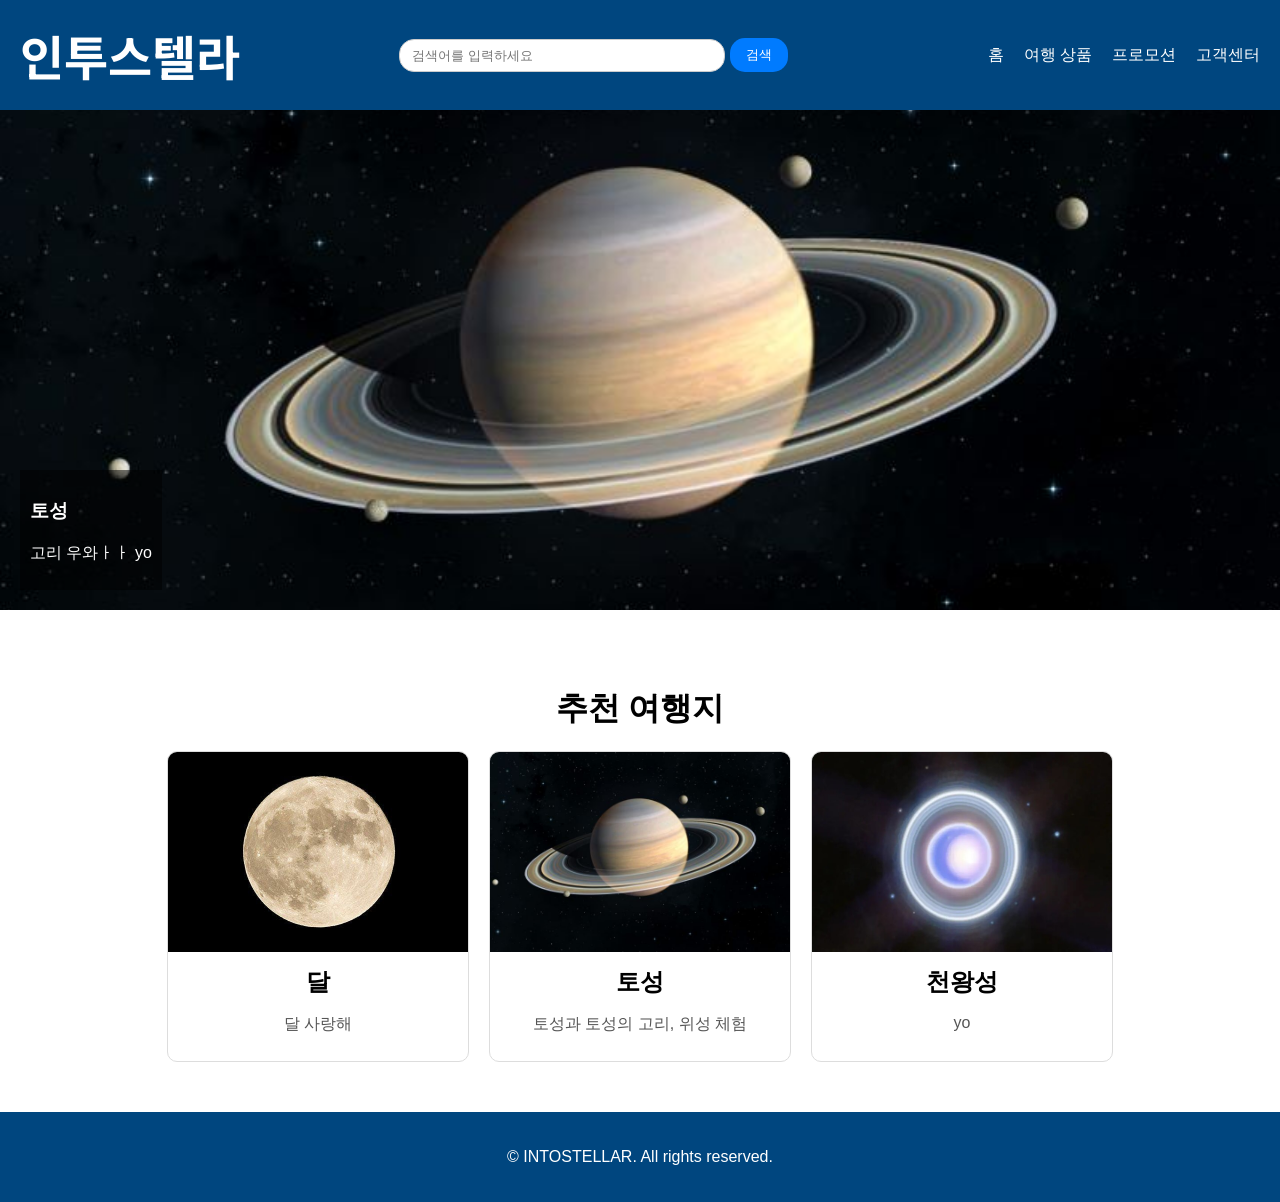
<file: index.html>
<!DOCTYPE html>
<head>
    <meta charset="UTF-8">
    <meta name="viewport" content="width=device-width, initial-scale=1.0">
    <title>INTOSTELLAR</title>
    <link rel="stylesheet" href="https://fonts.googleapis.com/css2?family=Noto+Sans+KR:wght@400;700&display=swap">
    <link rel="stylesheet" href="style.css">
</head>
<body>
    <header>
        <div class="logo">
            <a href="#" onClick="window.location.href='index.html'"><b>인투스텔라</b></a>
        </div>
        <div class="search">
            <input type="text" id="searchInput" placeholder="검색어를 입력하세요">
            <button id="searchButton">검색</button>
        </div>
        <nav>
            <ul>
                <li><a href="#" onClick="window.location.href='index.html'">홈</a></li>
                <li><a href="#" onClick="window.location.href='travelto.html'">여행 상품</a></li>
                <li><a href="#">프로모션</a></li>
                <li><a href="#">고객센터</a></li>
            </ul>
        </nav>
    </header>

    <main>
        <section class="hero">
            <div class="slider">
                <div class="slides">
                    <div class="slide">
                        <img src="image1.jpg" alt="여행지1">
                        <div class="caption">
                            <h3>지구</h3>
                            <p>예쁘다 지구</p>
                        </div>
                    </div>
                    <div class="slide">
                        <img src="image2.jpg" alt="여행지2">
                        <div class="caption">
                            <h3>토성</h3>
                            <p>고리 우와ㅏㅏ yo</p>
                        </div>
                    </div>
                    <div class="slide">
                        <img src="image3.jpg" alt="여행지3">
                        <div class="caption">
                            <h3>천왕성</h3>
                            <p>파란색 마음에 듦</p>
                        </div>
                    </div>
                </div>
            </div>
        </section>

        <section class="featured-destinations">
            <h2>추천 여행지</h2>
            <div class="destinations">
                <div class="destination" onClick="window.location.href='preparing.html'">
                    <img src="image4.jpg" alt="여행지1">
                    <h3>달</h3>
                    <p>달 사랑해</p>
                </div>
                <div class="destination" onClick="window.location.href='saturn.html'">
                    <img src="image2.jpg" alt="여행지2">
                    <h3>토성</h3>
                    <p>토성과 토성의 고리, 위성 체험</p>
                </div>
                <div class="destination" onClick="window.location.href='preparing.html'">
                    <img src="image3.jpg" alt="여행지3">
                    <h3>천왕성</h3>
                    <p>yo</p>
                </div>
            </div>
        </section>
    </main>

    <footer>
        <p>&copy; INTOSTELLAR. All rights reserved.</p>
    </footer>

    <script src="script.js"></script>
</body>
</html>
</file>
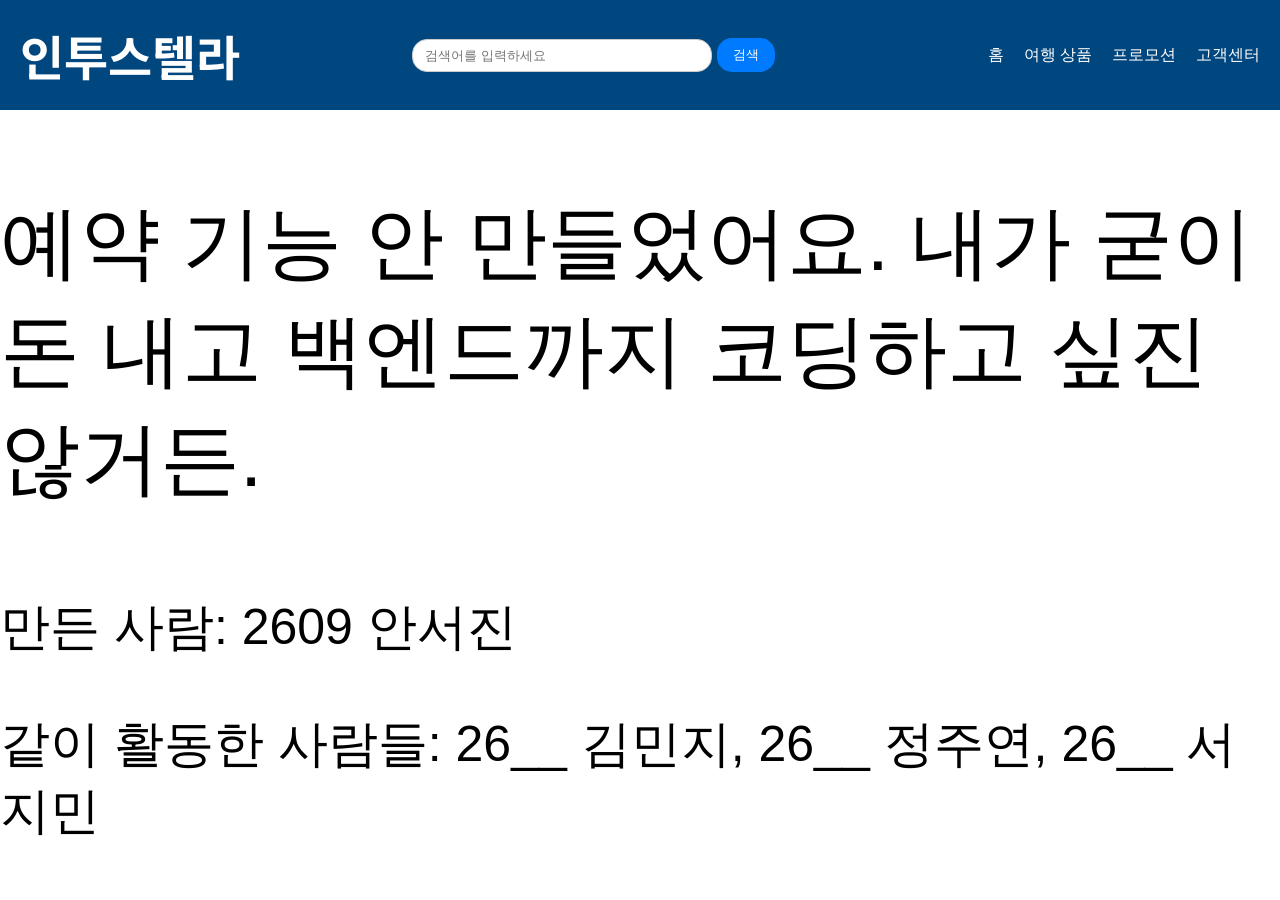
<file: booking.html>
<html>
<head>
    <meta charset="UTF-8">
    <meta name="viewport" content="width=device-width, initial-scale=1.0">
    <title>booking</title>
    <link rel="stylesheet" href="https://fonts.googleapis.com/css2?family=Noto+Sans+KR:wght@400;700&display=swap">
</head>
<body>
    <header>
        <div class="logo">
            <a href="#" onClick="window.location.href='index.html'"><b>인투스텔라</b></a>
        </div>
        <div class="search">
            <input type="text" id="searchInput" placeholder="검색어를 입력하세요">
            <button id="searchButton">검색</button>
        </div>
        <nav>
            <ul>
                <li><a href="#" onClick="window.location.href='index.html'">홈</a></li>
                <li><a href="#" onClick="window.location.href='travelto.html'">여행 상품</a></li>
                <li><a href="#">프로모션</a></li>
                <li><a href="#">고객센터</a></li>
            </ul>
        </nav>
    </header>
    <div class="text">
        <p>예약 기능 안 만들었어요. 내가 굳이 돈 내고 백엔드까지 코딩하고 싶진 않거든.</p>
    </div>
    <div class="information">
        <p>만든 사람: 2609 안서진</p>
        <p>같이 활동한 사람들: 26__ 김민지, 26__ 정주연, 26__ 서지민</p>
    </div>
</body>
</html>

<style>
body {
    font-family: Arial, sans-serif;
    margin: 0;
    padding: 0;
    box-sizing: border-box;
}

header {
    background-color: #00467f;
    color: white;
    padding: 20px;
    display: flex;
    justify-content: space-between;
    align-items: center;
}

header .logo a {
    color: white;
    text-decoration: none;
    font-size: 3em;
    font-family: 'Noto Sans KR', sans-serif;
}

.search {
    display: flex;
    align-items: center;
}

.search input[type="text"] {
    padding: 8px 12px;
    border: 1px solid #ccc;
    border-radius: 15px;
    margin-right: 5px;
    width: 300px;
}

.search button {
    padding: 8px 16px;
    background-color: #007bff;
    color: white;
    border: none;
    border-radius: 15px;
    cursor: pointer;
}

.search button:hover {
    background-color: #0056b3;
}

header nav ul {
    list-style: none;
    display: flex;
    gap: 20px;
}

header nav ul li a {
    color: white;
    text-decoration: none;
    font-size: 1em;
}

.text {
    font-size: 80px;
}

.information {
    font-size: 50px
}
</style>

<script>
document.addEventListener('DOMContentLoaded', () => {
    const searchButton = document.getElementById('searchButton');
    const searchInput = document.getElementById('searchInput');

    // 검색 버튼 클릭 시 이벤트 처리
    searchButton.addEventListener('click', () => {
        redirectToSearchUnsupportedPage();
    });

    // 엔터 키 입력 시 이벤트 처리
    searchInput.addEventListener('keydown', (event) => {
        if (event.key === 'Enter') {
            redirectToSearchUnsupportedPage();
        }
    });

    // 검색 기능 지원 안 하는 페이지로 이동하는 함수
    function redirectToSearchUnsupportedPage() {
        // 여기에는 실제로 페이지로 이동하는 코드가 들어갈 수 있습니다.
        // 예시로 경고창을 띄우는 코드를 작성했습니다.
        // alert('검색 기능 지원 안 하는데요');
        window.location.href = 'index_nosearch.html'; // 실제 페이지로 이동할 URL을 지정합니다.
    }
});
</script>
</file>
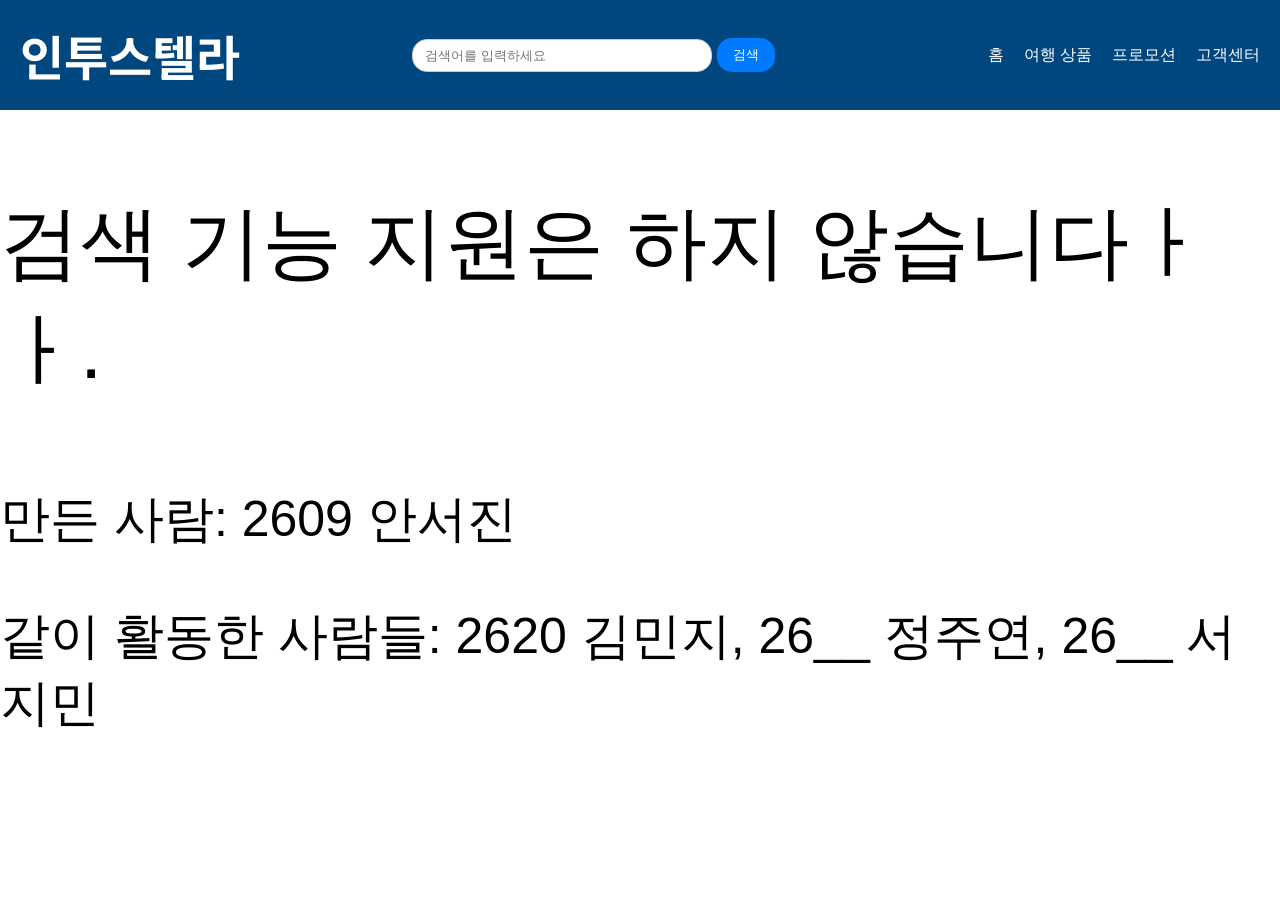
<file: index_nosearch.html>
<html>
<head>
    <meta charset="UTF-8">
    <meta name="viewport" content="width=device-width, initial-scale=1.0">
    <title>nosearch</title>
    <link rel="stylesheet" href="https://fonts.googleapis.com/css2?family=Noto+Sans+KR:wght@400;700&display=swap">
</head>
<body>
    <header>
        <div class="logo">
            <a href="#" onClick="window.location.href='index.html'"><b>인투스텔라</b></a>
        </div>
        <div class="search">
            <input type="text" id="searchInput" placeholder="검색어를 입력하세요">
            <button id="searchButton">검색</button>
        </div>
        <nav>
            <ul>
                <li><a href="#" onClick="window.location.href='index.html'">홈</a></li>
                <li><a href="#" onClick="window.location.href='travelto.html'">여행 상품</a></li>
                <li><a href="#">프로모션</a></li>
                <li><a href="#">고객센터</a></li>
            </ul>
        </nav>
    </header>
    <div class="text">
        <p>검색 기능 지원은 하지 않습니다ㅏㅏ.</p>
    </div>
    <div class="information">
        <p>만든 사람: 2609 안서진</p>
        <p>같이 활동한 사람들: 2620 김민지, 26__ 정주연, 26__ 서지민</p>
    </div>
</body>
</html>

<style>
body {
    font-family: Arial, sans-serif;
    margin: 0;
    padding: 0;
    box-sizing: border-box;
}

header {
    background-color: #00467f;
    color: white;
    padding: 20px;
    display: flex;
    justify-content: space-between;
    align-items: center;
}

header .logo a {
    color: white;
    text-decoration: none;
    font-size: 3em;
    font-family: 'Noto Sans KR', sans-serif;
}

.search {
    display: flex;
    align-items: center;
}

.search input[type="text"] {
    padding: 8px 12px;
    border: 1px solid #ccc;
    border-radius: 15px;
    margin-right: 5px;
    width: 300px;
}

.search button {
    padding: 8px 16px;
    background-color: #007bff;
    color: white;
    border: none;
    border-radius: 15px;
    cursor: pointer;
}

.search button:hover {
    background-color: #0056b3;
}

header nav ul {
    list-style: none;
    display: flex;
    gap: 20px;
}

header nav ul li a {
    color: white;
    text-decoration: none;
    font-size: 1em;
}

.text {
    font-size: 80px;
}

.information {
    font-size: 50px
}
</style>

<script>
document.addEventListener('DOMContentLoaded', () => {
    const searchButton = document.getElementById('searchButton');
    const searchInput = document.getElementById('searchInput');

    // 검색 버튼 클릭 시 이벤트 처리
    searchButton.addEventListener('click', () => {
        redirectToSearchUnsupportedPage();
    });

    // 엔터 키 입력 시 이벤트 처리
    searchInput.addEventListener('keydown', (event) => {
        if (event.key === 'Enter') {
            redirectToSearchUnsupportedPage();
        }
    });

    // 검색 기능 지원 안 하는 페이지로 이동하는 함수
    function redirectToSearchUnsupportedPage() {
        // 여기에는 실제로 페이지로 이동하는 코드가 들어갈 수 있습니다.
        // 예시로 경고창을 띄우는 코드를 작성했습니다.
        // alert('검색 기능 지원 안 하는데요');
        window.location.href = 'index_nosearch.html'; // 실제 페이지로 이동할 URL을 지정합니다.
    }
});
</script>
</file>
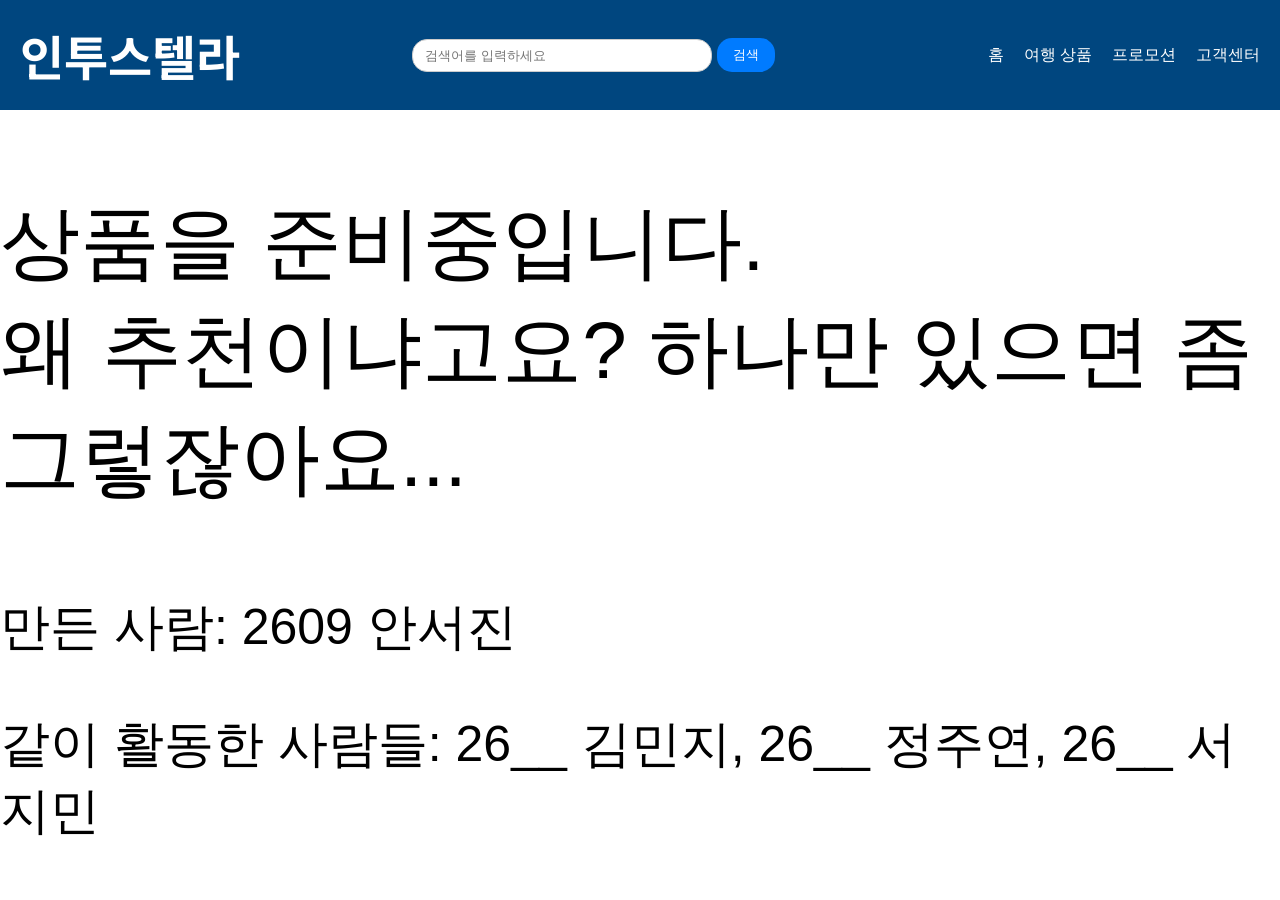
<file: preparing.html>
<html>
<head>
    <meta charset="UTF-8">
    <meta name="viewport" content="width=device-width, initial-scale=1.0">
    <title>preparing</title>
    <link rel="stylesheet" href="https://fonts.googleapis.com/css2?family=Noto+Sans+KR:wght@400;700&display=swap">
</head>
<body>
    <header>
        <div class="logo">
            <a href="#" onClick="window.location.href='index.html'"><b>인투스텔라</b></a>
        </div>
        <div class="search">
            <input type="text" id="searchInput" placeholder="검색어를 입력하세요">
            <button id="searchButton">검색</button>
        </div>
        <nav>
            <ul>
                <li><a href="#" onClick="window.location.href='index.html'">홈</a></li>
                <li><a href="#" onClick="window.location.href='travelto.html'">여행 상품</a></li>
                <li><a href="#">프로모션</a></li>
                <li><a href="#">고객센터</a></li>
            </ul>
        </nav>
    </header>
    <div class="text">
        <p>상품을 준비중입니다.<br>왜 추천이냐고요? 하나만 있으면 좀 그렇잖아요...</p>
    </div>
    <div class="information">
        <p>만든 사람: 2609 안서진</p>
        <p>같이 활동한 사람들: 26__ 김민지, 26__ 정주연, 26__ 서지민</p>
    </div>
</body>
</html>

<style>
body {
    font-family: Arial, sans-serif;
    margin: 0;
    padding: 0;
    box-sizing: border-box;
}

header {
    background-color: #00467f;
    color: white;
    padding: 20px;
    display: flex;
    justify-content: space-between;
    align-items: center;
}

header .logo a {
    color: white;
    text-decoration: none;
    font-size: 3em;
    font-family: 'Noto Sans KR', sans-serif;
}

.search {
    display: flex;
    align-items: center;
}

.search input[type="text"] {
    padding: 8px 12px;
    border: 1px solid #ccc;
    border-radius: 15px;
    margin-right: 5px;
    width: 300px;
}

.search button {
    padding: 8px 16px;
    background-color: #007bff;
    color: white;
    border: none;
    border-radius: 15px;
    cursor: pointer;
}

.search button:hover {
    background-color: #0056b3;
}

header nav ul {
    list-style: none;
    display: flex;
    gap: 20px;
}

header nav ul li a {
    color: white;
    text-decoration: none;
    font-size: 1em;
}

.text {
    font-size: 80px;
}

.information {
    font-size: 50px
}
</style>

<script>
document.addEventListener('DOMContentLoaded', () => {
    const searchButton = document.getElementById('searchButton');
    const searchInput = document.getElementById('searchInput');

    // 검색 버튼 클릭 시 이벤트 처리
    searchButton.addEventListener('click', () => {
        redirectToSearchUnsupportedPage();
    });

    // 엔터 키 입력 시 이벤트 처리
    searchInput.addEventListener('keydown', (event) => {
        if (event.key === 'Enter') {
            redirectToSearchUnsupportedPage();
        }
    });

    // 검색 기능 지원 안 하는 페이지로 이동하는 함수
    function redirectToSearchUnsupportedPage() {
        // 여기에는 실제로 페이지로 이동하는 코드가 들어갈 수 있습니다.
        // 예시로 경고창을 띄우는 코드를 작성했습니다.
        // alert('검색 기능 지원 안 하는데요');
        window.location.href = 'index_nosearch.html'; // 실제 페이지로 이동할 URL을 지정합니다.
    }
});
</script>
</file>
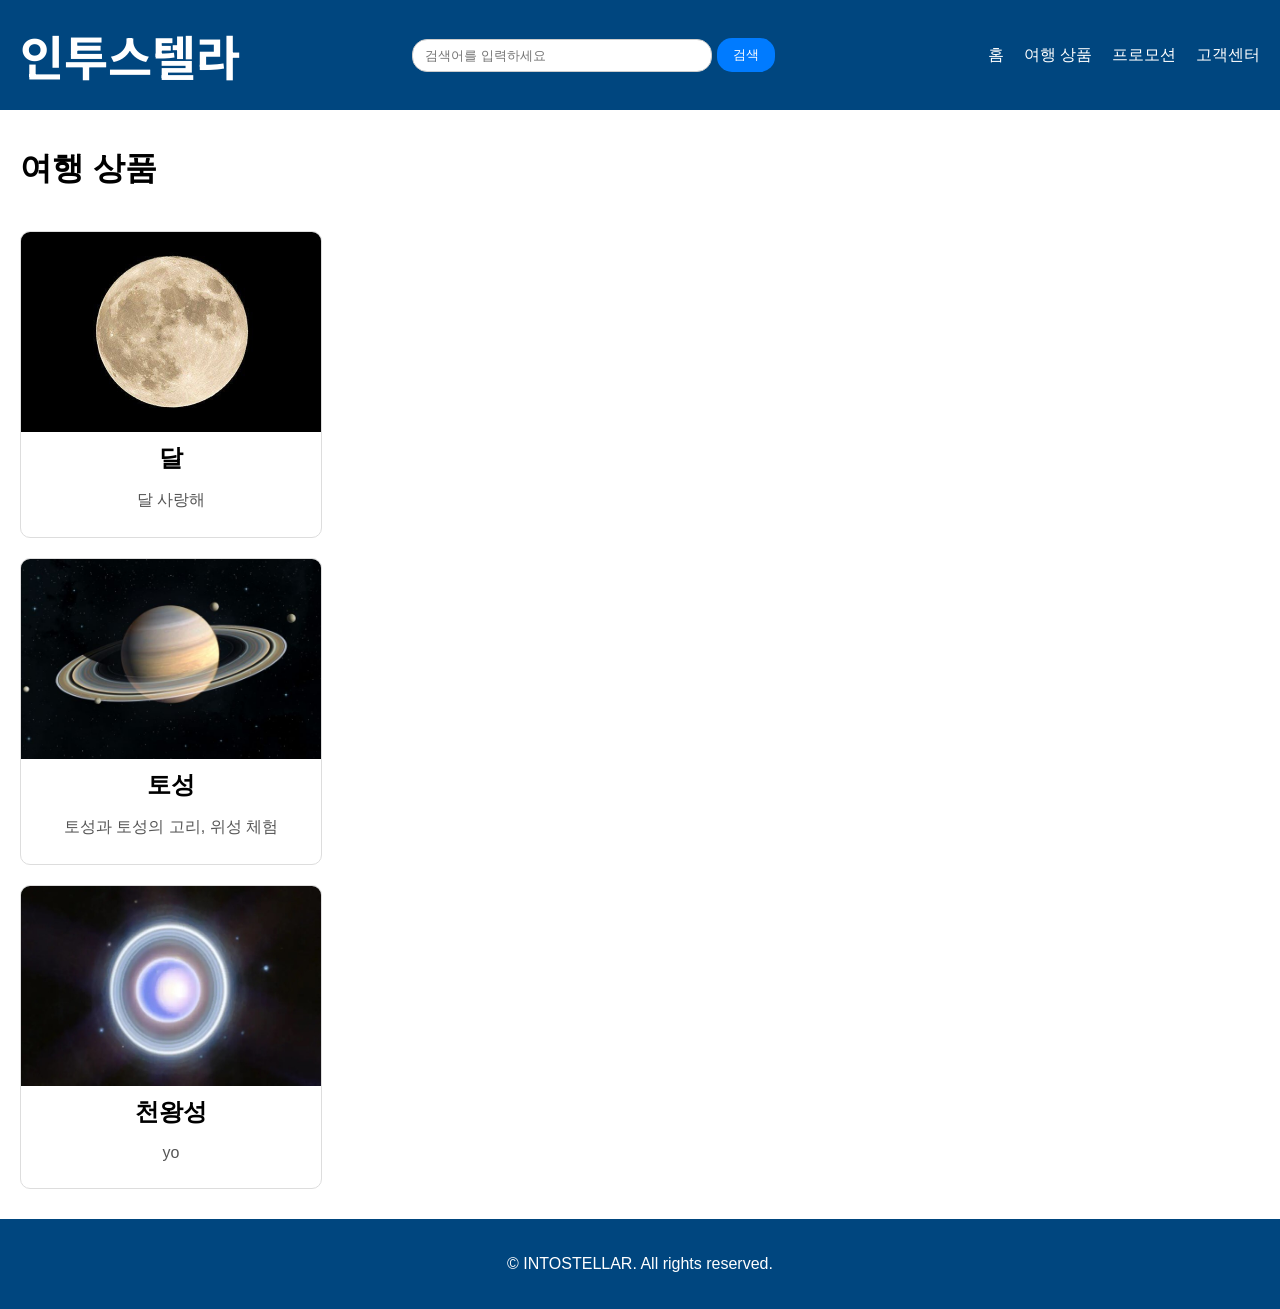
<file: travelto.html>
<html>
<head>
    <meta charset="UTF-8">
    <meta name="viewport" content="width=device-width, initial-scale=1.0">
    <title>preparing</title>
    <link rel="stylesheet" href="https://fonts.googleapis.com/css2?family=Noto+Sans+KR:wght@400;700&display=swap">
</head>
<body>
    <header>
        <div class="logo">
            <a href="#" onClick="window.location.href='index.html'"><b>인투스텔라</b></a>
        </div>
        <div class="search">
            <input type="text" id="searchInput" placeholder="검색어를 입력하세요">
            <button id="searchButton">검색</button>
        </div>
        <nav>
            <ul>
                <li><a href="#" onClick="window.location.href='index.html'">홈</a></li>
                <li><a href="#" onClick="window.location.href='travelto.html'">여행 상품</a></li>
                <li><a href="#">프로모션</a></li>
                <li><a href="#">고객센터</a></li>
            </ul>
        </nav>
    </header>
    <section class="featured-destinations">
        <h2>여행 상품</h2>
        <div class="destination" onClick="window.location.href='preparing.html'">
            <img src="image4.jpg" alt="여행지1">
            <h3>달</h3>
            <p>달 사랑해</p>
        </div>
        <div class="destination" onClick="window.location.href='saturn.html'">
            <img src="image2.jpg" alt="여행지2">
            <h3>토성</h3>
            <p>토성과 토성의 고리, 위성 체험</p>
        </div>
        <div class="destination" onClick="window.location.href='preparing.html'">
            <img src="image3.jpg" alt="여행지3">
            <h3>천왕성</h3>
            <p>yo</p>
        </div>
    </section>
    <footer>
        <p>&copy; INTOSTELLAR. All rights reserved.</p>
    </footer>
</body>
</html>

<style>
body {
    font-family: Arial, sans-serif;
    margin: 0;
    padding: 0;
    box-sizing: border-box;
}

header {
    background-color: #00467f;
    color: white;
    padding: 20px;
    display: flex;
    justify-content: space-between;
    align-items: center;
}

header .logo a {
    color: white;
    text-decoration: none;
    font-size: 3em;
    font-family: 'Noto Sans KR', sans-serif;
}

.search {
    display: flex;
    align-items: center;
}

.search input[type="text"] {
    padding: 8px 12px;
    border: 1px solid #ccc;
    border-radius: 15px;
    margin-right: 5px;
    width: 300px;
}

.search button {
    padding: 8px 16px;
    background-color: #007bff;
    color: white;
    border: none;
    border-radius: 15px;
    cursor: pointer;
}

.search button:hover {
    background-color: #0056b3;
}

header nav ul {
    list-style: none;
    display: flex;
    gap: 20px;
}

header nav ul li a {
    color: white;
    text-decoration: none;
    font-size: 1em;
}

.featured-destinations {
    padding: 10px 20px;
    text-align: center;
}

.featured-destinations h2 {
    font-size: 2em;
    margin-bottom: 40px;
    display: flex;
    justify-content: left;
}

.destination {
    border: 1px solid #ddd;
    border-radius: 10px;
    overflow: hidden;
    width: 300px;
    transition: transform 0.3s;
    margin-bottom: 20px;
}

.destination img {
    width: 100%;
    height: 200px;
    object-fit: cover;
}

.destination h3 {
    font-size: 1.5em;
    margin: 10px 0;
}

.destination p {
    font-size: 1em;
    color: #555;
    padding: 0 10px 10px;
}

.destination:hover {
    transform: scale(1.05);
}

footer {
    background-color: #00467f;
    color: white;
    text-align: center;
    padding: 20px;
}
</style>

<script>
document.addEventListener('DOMContentLoaded', () => {
    const searchButton = document.getElementById('searchButton');
    const searchInput = document.getElementById('searchInput');

    // 검색 버튼 클릭 시 이벤트 처리
    searchButton.addEventListener('click', () => {
        redirectToSearchUnsupportedPage();
    });

    // 엔터 키 입력 시 이벤트 처리
    searchInput.addEventListener('keydown', (event) => {
        if (event.key === 'Enter') {
            redirectToSearchUnsupportedPage();
        }
    });

    // 검색 기능 지원 안 하는 페이지로 이동하는 함수
    function redirectToSearchUnsupportedPage() {
        // 여기에는 실제로 페이지로 이동하는 코드가 들어갈 수 있습니다.
        // 예시로 경고창을 띄우는 코드를 작성했습니다.
        // alert('검색 기능 지원 안 하는데요');
        window.location.href = 'index_nosearch.html'; // 실제 페이지로 이동할 URL을 지정합니다.
    }
});
</script>
</file>
<file: style.css>
body {
    font-family: Arial, sans-serif;
    margin: 0;
    padding: 0;
    box-sizing: border-box;
}

header {
    background-color: #00467f;
    color: white;
    padding: 20px;
    display: flex;
    justify-content: space-between;
    align-items: center;
}

header .logo a {
    color: white;
    text-decoration: none;
    font-size: 3em;
    font-family: 'Noto Sans KR', sans-serif;
}

.search {
    display: flex;
    align-items: center;
}

.search input[type="text"] {
    padding: 8px 12px;
    border: 1px solid #ccc;
    border-radius: 15px;
    margin-right: 5px;
    width: 300px;
}

.search button {
    padding: 8px 16px;
    background-color: #007bff;
    color: white;
    border: none;
    border-radius: 15px;
    cursor: pointer;
}

.search button:hover {
    background-color: #0056b3;
}

header nav ul {
    list-style: none;
    display: flex;
    gap: 20px;
}

header nav ul li a {
    color: white;
    text-decoration: none;
    font-size: 1em;
}

.hero {
    position: relative;
    overflow: hidden;
    max-width: 100%;
    height: 500px;
}

.slider {
    position: relative;
    width: 100%;
    height: 100%;
    display: flex;
}

.slides {
    display: flex;
    transition: transform 0.5s ease-in-out;
    width: 100%;
    transform: translateX(-100%);
}

.slide {
    min-width: 100%;
    height: 100%;
    position: relative;
}

.slide img {
    width: 100%;
    height: 100%;
    object-fit: cover;
}

.caption {
    position: absolute;
    bottom: 20px;
    left: 20px;
    background: rgba(0, 0, 0, 0.5);
    color: white;
    padding: 10px;
}

.featured-destinations {
    padding: 50px 20px;
    text-align: center;
}

.featured-destinations h2 {
    font-size: 2em;
    margin-bottom: 20px;
}

.destinations {
    display: flex;
    gap: 20px;
    justify-content: center;
}

.destination {
    border: 1px solid #ddd;
    border-radius: 10px;
    overflow: hidden;
    width: 300px;
    transition: transform 0.3s;
}

.destination img {
    width: 100%;
    height: 200px;
    object-fit: cover;
}

.destination h3 {
    font-size: 1.5em;
    margin: 10px 0;
}

.destination p {
    font-size: 1em;
    color: #555;
    padding: 0 10px 10px;
}

.destination:hover {
    transform: scale(1.05);
}

footer {
    background-color: #00467f;
    color: white;
    text-align: center;
    padding: 20px;
}
</file>
